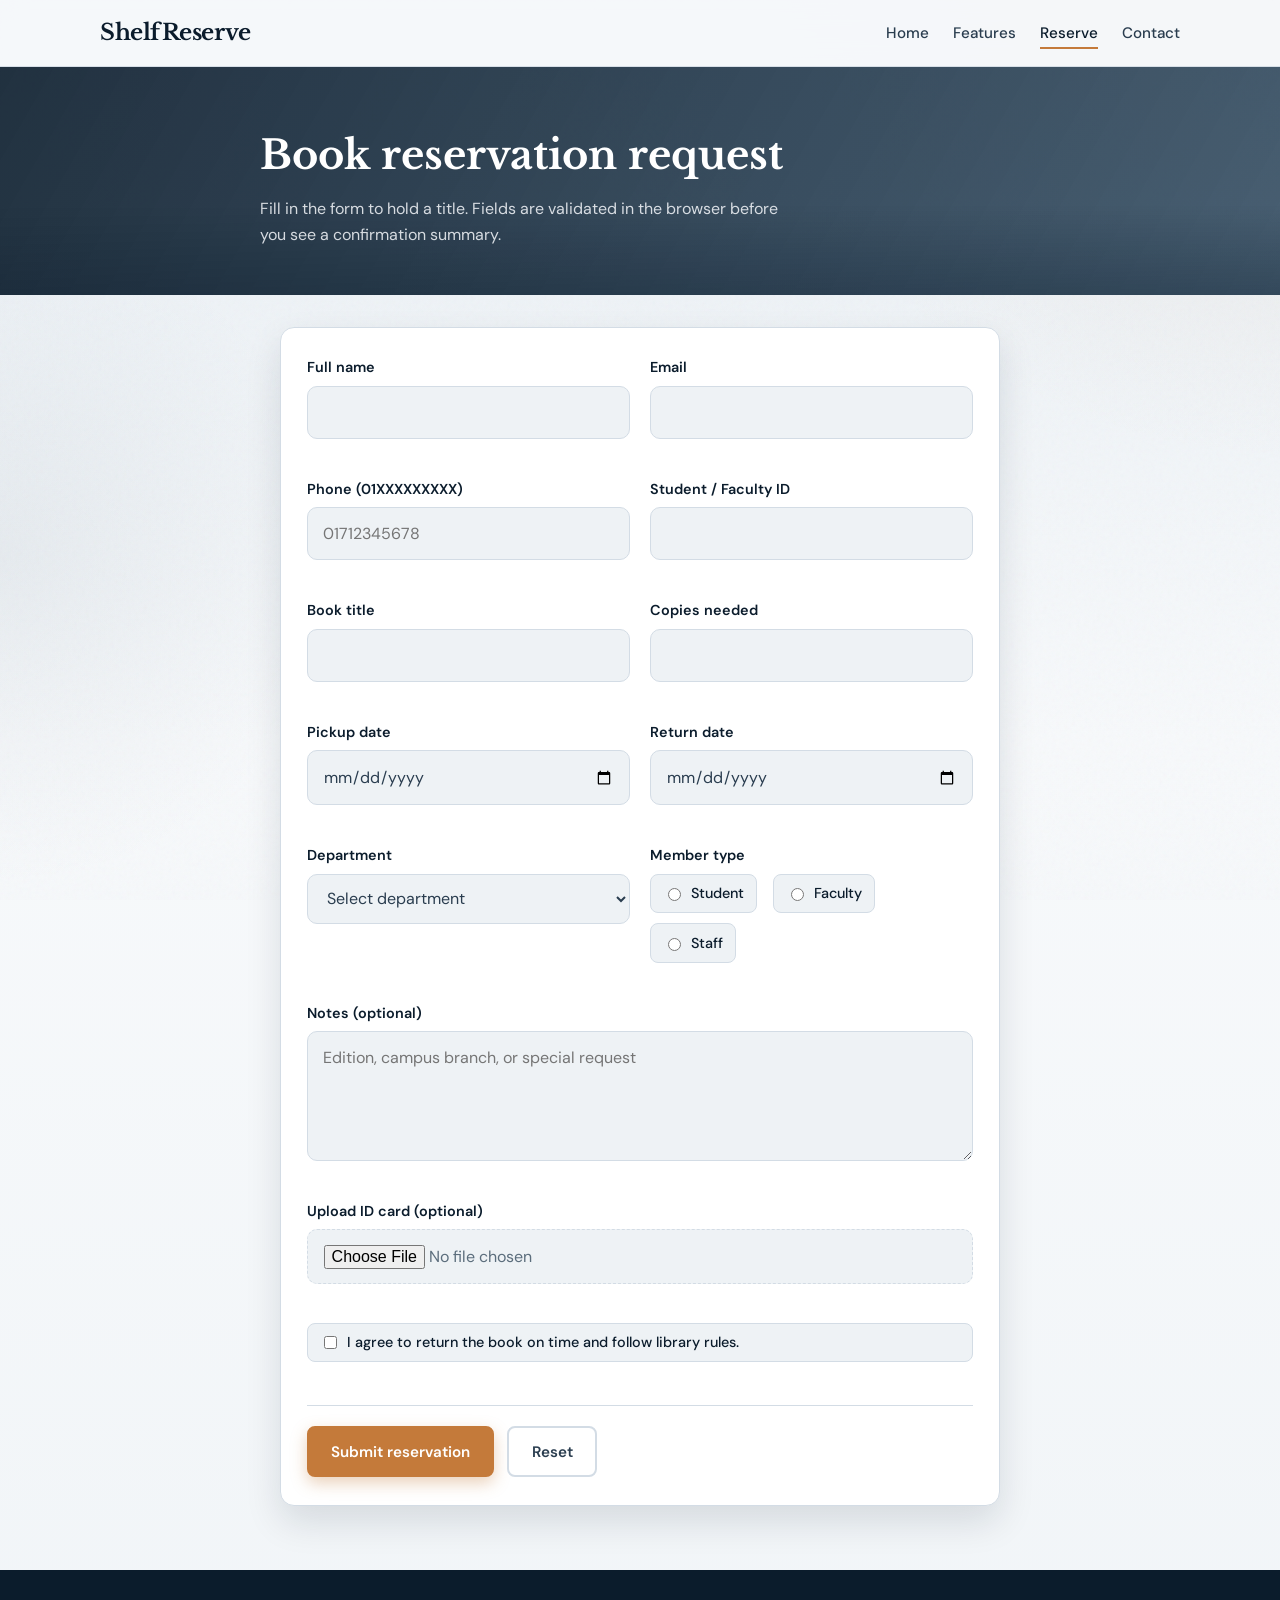
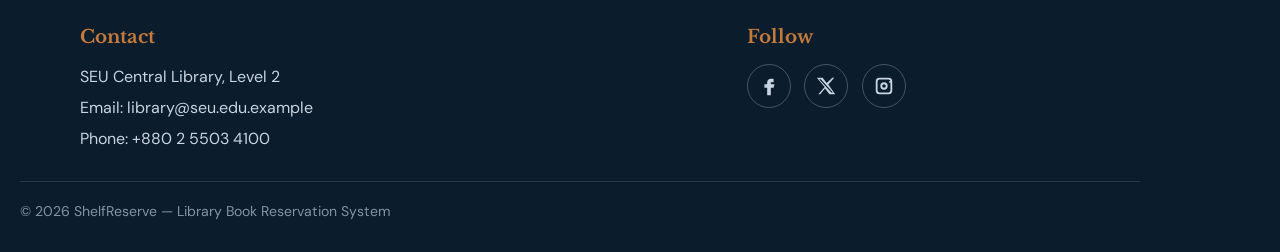
<file: reserve.html>
<!DOCTYPE html>
<html lang="en">
<head>
  <meta charset="UTF-8" />
  <meta name="viewport" content="width=device-width, initial-scale=1.0" />
  <title>Reserve a Book — ShelfReserve</title>
  <link rel="preconnect" href="https://fonts.googleapis.com" />
  <link rel="preconnect" href="https://fonts.gstatic.com" crossorigin />
  <link href="https://fonts.googleapis.com/css2?family=DM+Sans:ital,opsz,wght@0,9..40,400;0,9..40,500;0,9..40,600;0,9..40,700;1,9..40,400&family=Libre+Baskerville:wght@400;700&display=swap" rel="stylesheet" />
  <link rel="stylesheet" href="css/styles.css" />
</head>
<body>
  <header class="site-header">
    <nav class="navbar" aria-label="Primary">
      <a class="brand" href="index.html">ShelfReserve</a>
      <button class="nav-toggle" id="navToggle" type="button" aria-expanded="false" aria-controls="navMenu" aria-label="Toggle menu">
        <span></span>
        <span></span>
        <span></span>
      </button>
      <ul class="nav-menu" id="navMenu">
        <li><a href="index.html">Home</a></li>
        <li><a href="index.html#features">Features</a></li>
        <li><a href="reserve.html" class="active">Reserve</a></li>
        <li><a href="index.html#contact">Contact</a></li>
      </ul>
    </nav>
  </header>

  <section class="form-banner">
    <div class="form-banner-inner">
      <h1>Book reservation request</h1>
      <p class="form-intro">Fill in the form to hold a title. Fields are validated in the browser before you see a confirmation summary.</p>
    </div>
  </section>

  <main class="form-page">
    <form class="reservation-form" id="reservationForm" novalidate>
      <div class="form-grid">
        <div class="field" data-field="fullName">
          <label for="fullName">Full name</label>
          <input type="text" id="fullName" name="fullName" autocomplete="name" />
          <span class="error-text" id="fullNameError"></span>
        </div>

        <div class="field" data-field="email">
          <label for="email">Email</label>
          <input type="email" id="email" name="email" autocomplete="email" />
          <span class="error-text" id="emailError"></span>
        </div>

        <div class="field" data-field="phone">
          <label for="phone">Phone (01XXXXXXXXX)</label>
          <input type="tel" id="phone" name="phone" placeholder="01712345678" />
          <span class="error-text" id="phoneError"></span>
        </div>

        <div class="field" data-field="studentId">
          <label for="studentId">Student / Faculty ID</label>
          <input type="text" id="studentId" name="studentId" />
          <span class="error-text" id="studentIdError"></span>
        </div>

        <div class="field" data-field="bookTitle">
          <label for="bookTitle">Book title</label>
          <input type="text" id="bookTitle" name="bookTitle" />
          <span class="error-text" id="bookTitleError"></span>
        </div>

        <div class="field" data-field="copies">
          <label for="copies">Copies needed</label>
          <input type="number" id="copies" name="copies" min="1" max="5" />
          <span class="error-text" id="copiesError"></span>
        </div>

        <div class="field" data-field="pickupDate">
          <label for="pickupDate">Pickup date</label>
          <input type="date" id="pickupDate" name="pickupDate" />
          <span class="error-text" id="pickupDateError"></span>
        </div>

        <div class="field" data-field="returnDate">
          <label for="returnDate">Return date</label>
          <input type="date" id="returnDate" name="returnDate" />
          <span class="error-text" id="returnDateError"></span>
        </div>

        <div class="field" data-field="department">
          <label for="department">Department</label>
          <select id="department" name="department">
            <option value="">Select department</option>
            <option value="CSE">Computer Science &amp; Engineering</option>
            <option value="EEE">Electrical &amp; Electronic Engineering</option>
            <option value="BBA">Business Administration</option>
            <option value="ENG">English</option>
            <option value="LAW">Law</option>
          </select>
          <span class="error-text" id="departmentError"></span>
        </div>

        <div class="field" data-field="memberType">
          <label>Member type</label>
          <div class="radio-group">
            <label><input type="radio" name="memberType" value="Student" /> Student</label>
            <label><input type="radio" name="memberType" value="Faculty" /> Faculty</label>
            <label><input type="radio" name="memberType" value="Staff" /> Staff</label>
          </div>
          <span class="error-text" id="memberTypeError"></span>
        </div>

        <div class="field full" data-field="notes">
          <label for="notes">Notes (optional)</label>
          <textarea id="notes" name="notes" rows="4" placeholder="Edition, campus branch, or special request"></textarea>
          <span class="error-text" id="notesError"></span>
        </div>

        <div class="field full" data-field="idCard">
          <label for="idCard">Upload ID card (optional)</label>
          <input type="file" id="idCard" name="idCard" accept=".jpg,.jpeg,.png,.pdf" />
          <span class="error-text" id="idCardError"></span>
        </div>

        <div class="field full" data-field="terms">
          <div class="checkbox-group">
            <label>
              <input type="checkbox" id="terms" name="terms" />
              I agree to return the book on time and follow library rules.
            </label>
          </div>
          <span class="error-text" id="termsError"></span>
        </div>
      </div>

      <div class="form-actions">
        <button type="submit" class="btn btn-primary">Submit reservation</button>
        <button type="reset" class="btn btn-reset">Reset</button>
      </div>
    </form>

    <div class="success-box" id="successBox" role="status" aria-live="polite">
      <h2>Reservation submitted</h2>
      <p>Your request looks valid. Here is a summary of what you entered:</p>
      <ul id="summaryList"></ul>
    </div>
  </main>

  <footer class="site-footer" id="contact">
    <div class="footer-inner">
      <div>
        <h2>Contact</h2>
        <p>SEU Central Library, Level 2</p>
        <p>Email: <a href="mailto:library@seu.edu.example">library@seu.edu.example</a></p>
        <p>Phone: +880 2 5503 4100</p>
      </div>
      <div>
        <h2>Follow</h2>
        <ul class="social-links">
          <li>
            <a href="https://facebook.com" target="_blank" rel="noopener noreferrer" aria-label="Facebook">
              <svg viewBox="0 0 24 24" width="22" height="22" aria-hidden="true"><path fill="currentColor" d="M14 8h3V4h-3c-2.2 0-4 1.8-4 4v2H7v4h3v8h4v-8h3l1-4h-4V8c0-.6.4-1 1-1z"/></svg>
            </a>
          </li>
          <li>
            <a href="https://twitter.com" target="_blank" rel="noopener noreferrer" aria-label="X / Twitter">
              <svg viewBox="0 0 24 24" width="22" height="22" aria-hidden="true"><path fill="currentColor" d="M18.9 3H21l-6.5 7.4L22 21h-6.2l-4.9-6.4L5.7 21H3.6l7-8L2 3h6.3l4.4 5.8L18.9 3zm-1.1 16.2h1.7L6.3 4.7H4.5l13.3 14.5z"/></svg>
            </a>
          </li>
          <li>
            <a href="https://instagram.com" target="_blank" rel="noopener noreferrer" aria-label="Instagram">
              <svg viewBox="0 0 24 24" width="22" height="22" aria-hidden="true"><path fill="currentColor" d="M7 3h10a4 4 0 0 1 4 4v10a4 4 0 0 1-4 4H7a4 4 0 0 1-4-4V7a4 4 0 0 1 4-4zm0 2a2 2 0 0 0-2 2v10a2 2 0 0 0 2 2h10a2 2 0 0 0 2-2V7a2 2 0 0 0-2-2H7zm11.5 1.5a1 1 0 1 1 0 2 1 1 0 0 1 0-2zM12 8a4 4 0 1 1 0 8 4 4 0 0 1 0-8zm0 2a2 2 0 1 0 0 4 2 2 0 0 0 0-4z"/></svg>
            </a>
          </li>
        </ul>
      </div>
    </div>
    <p class="copyright">&copy; 2026 ShelfReserve — Library Book Reservation System</p>
  </footer>

  <script src="js/main.js"></script>
  <script src="js/form.js"></script>
</body>
</html>
</file>
<file: css/styles.css>
:root {
  --ink: #0b1c2c;
  --navy: #123049;
  --slate: #2a3d4f;
  --muted: #5b6d7c;
  --stone: #eef2f5;
  --paper: #f7f9fb;
  --line: #d3dce5;
  --copper: #c47a3a;
  --copper-deep: #a86228;
  --copper-soft: #f3e2d0;
  --mist: #dce6ef;
  --danger: #b42318;
  --ok: #1f6a4a;
  --ok-bg: #e8f5ef;
  --shadow: 0 16px 36px rgba(11, 28, 44, 0.12);
  --shadow-soft: 0 8px 20px rgba(11, 28, 44, 0.08);
  --font-display: "Libre Baskerville", Georgia, serif;
  --font-body: "DM Sans", sans-serif;
  --radius: 14px;
  --header-h: 4.5rem;
}

*,
*::before,
*::after {
  box-sizing: border-box;
}

html {
  scroll-behavior: smooth;
}

body {
  margin: 0;
  font-family: var(--font-body);
  color: var(--slate);
  background-color: var(--paper);
  background-image:
    radial-gradient(ellipse 80% 50% at 100% 0%, rgba(196, 122, 58, 0.08), transparent 50%),
    radial-gradient(ellipse 60% 40% at 0% 30%, rgba(18, 48, 73, 0.06), transparent 45%),
    linear-gradient(180deg, #e8eef3 0%, var(--paper) 40%, #f0f4f7 100%);
  line-height: 1.6;
  min-height: 100vh;
}

body::before {
  content: "";
  position: fixed;
  inset: 0;
  pointer-events: none;
  z-index: 0;
  opacity: 0.035;
  background-image: url("data:image/svg+xml,%3Csvg viewBox='0 0 256 256' xmlns='http://www.w3.org/2000/svg'%3E%3Cfilter id='n'%3E%3CfeTurbulence type='fractalNoise' baseFrequency='0.85' numOctaves='4' stitchTiles='stitch'/%3E%3C/filter%3E%3Crect width='100%25' height='100%25' filter='url(%23n)'/%3E%3C/svg%3E");
}

.site-header,
main,
.site-footer {
  position: relative;
  z-index: 1;
}

img {
  max-width: 100%;
  display: block;
}

a {
  color: var(--navy);
  text-decoration: none;
}

a:hover {
  color: var(--copper-deep);
}

/* ——— Header ——— */
.site-header {
  position: sticky;
  top: 0;
  z-index: 100;
  background: rgba(247, 249, 251, 0.9);
  backdrop-filter: blur(12px);
  border-bottom: 1px solid rgba(211, 220, 229, 0.9);
}

.navbar {
  max-width: 1120px;
  margin: 0 auto;
  padding: 0.95rem 1.25rem;
  display: flex;
  align-items: center;
  justify-content: space-between;
  gap: 1rem;
}

.brand {
  font-family: var(--font-display);
  font-size: 1.4rem;
  font-weight: 700;
  color: var(--ink);
  letter-spacing: -0.02em;
}

.nav-menu {
  list-style: none;
  margin: 0;
  padding: 0;
  display: flex;
  gap: 0.35rem 1.5rem;
  align-items: center;
}

.nav-menu a {
  position: relative;
  color: var(--slate);
  font-weight: 500;
  font-size: 0.95rem;
  padding: 0.25rem 0;
}

.nav-menu a::after {
  content: "";
  position: absolute;
  left: 0;
  bottom: -2px;
  width: 100%;
  height: 2px;
  background: var(--copper);
  transform: scaleX(0);
  transform-origin: left;
  transition: transform 0.25s ease;
}

.nav-menu a:hover,
.nav-menu a.active {
  color: var(--ink);
}

.nav-menu a.active::after,
.nav-menu a:hover::after {
  transform: scaleX(1);
}

.nav-toggle {
  display: none;
  width: 44px;
  height: 44px;
  border: 1px solid var(--line);
  border-radius: 10px;
  background: #fff;
  cursor: pointer;
  padding: 10px;
  flex-direction: column;
  justify-content: space-between;
}

.nav-toggle span {
  display: block;
  height: 2px;
  background: var(--ink);
  border-radius: 2px;
  transition: transform 0.25s ease, opacity 0.25s ease;
}

.nav-toggle[aria-expanded="true"] span:nth-child(1) {
  transform: translateY(9px) rotate(45deg);
}

.nav-toggle[aria-expanded="true"] span:nth-child(2) {
  opacity: 0;
}

.nav-toggle[aria-expanded="true"] span:nth-child(3) {
  transform: translateY(-9px) rotate(-45deg);
}

/* ——— Hero ——— */
.hero {
  position: relative;
  height: calc(100svh - var(--header-h));
  min-height: calc(100svh - var(--header-h));
  max-height: calc(100svh - var(--header-h));
  display: grid;
  align-items: center;
  overflow: hidden;
}

.hero-media {
  position: absolute;
  inset: 0;
  background:
    linear-gradient(105deg, rgba(11, 28, 44, 0.82) 0%, rgba(11, 28, 44, 0.45) 55%, rgba(11, 28, 44, 0.25) 100%),
    linear-gradient(180deg, rgba(11, 28, 44, 0.15) 0%, rgba(11, 28, 44, 0.75) 100%),
    url("https://images.unsplash.com/photo-1521587760476-6c12a4b040da?auto=format&fit=crop&w=1800&q=80")
      center/cover no-repeat;
  transform: scale(1.02);
  animation: heroZoom 14s ease-in-out infinite alternate;
}

.hero-content {
  position: relative;
  z-index: 1;
  max-width: 1120px;
  width: 100%;
  margin: 0 auto;
  padding: 1.5rem 1.25rem;
  color: #f4f7fa;
  animation: riseIn 0.9s ease both;
}

.brand-mark {
  font-family: var(--font-display);
  font-size: clamp(2.2rem, 6.5vw, 4.2rem);
  font-weight: 700;
  margin: 0 0 0.7rem;
  letter-spacing: -0.03em;
  line-height: 0.95;
  color: #fff;
}

.hero h1 {
  margin: 0 0 0.9rem;
  max-width: 16ch;
  font-family: var(--font-display);
  font-size: clamp(1.35rem, 3.2vw, 2.15rem);
  line-height: 1.2;
  font-weight: 400;
  color: rgba(244, 247, 250, 0.95);
}

.hero-lead {
  max-width: 36rem;
  margin: 0 0 1.5rem;
  color: rgba(244, 247, 250, 0.85);
  font-size: 1.05rem;
}

.hero-actions {
  display: flex;
  flex-wrap: wrap;
  gap: 0.85rem;
  animation: riseIn 1s ease 0.15s both;
}

/* ——— Buttons ——— */
.btn {
  display: inline-flex;
  align-items: center;
  justify-content: center;
  padding: 0.85rem 1.4rem;
  border-radius: 8px;
  border: 2px solid transparent;
  font-family: var(--font-body);
  font-weight: 600;
  font-size: 0.95rem;
  cursor: pointer;
  transition: transform 0.2s ease, background 0.2s ease, color 0.2s ease, border-color 0.2s ease, box-shadow 0.2s ease;
}

.btn:hover {
  transform: translateY(-2px);
}

.btn-primary {
  background: var(--copper);
  color: #fff;
  border-color: var(--copper);
  box-shadow: 0 6px 16px rgba(196, 122, 58, 0.35);
}

.btn-primary:hover {
  background: var(--copper-deep);
  border-color: var(--copper-deep);
  color: #fff;
}

.btn-secondary {
  background: transparent;
  color: #f4f7fa;
  border-color: rgba(244, 247, 250, 0.7);
}

.btn-secondary:hover {
  background: rgba(244, 247, 250, 0.1);
  color: #fff;
  border-color: #fff;
}

.btn-small {
  padding: 0.65rem 1.1rem;
  font-size: 0.88rem;
  border-radius: 8px;
}

/* ——— Features / cards ——— */
.features {
  padding: 4.75rem 1.25rem;
}

.section-inner {
  max-width: 1120px;
  margin: 0 auto;
}

.features h2,
.form-banner h1,
.site-footer h2 {
  font-family: var(--font-display);
  margin: 0 0 0.5rem;
  color: var(--ink);
}

.section-lead {
  margin: 0 0 2.25rem;
  color: var(--muted);
  max-width: 36rem;
  font-size: 1.02rem;
}

.card-grid {
  display: grid;
  grid-template-columns: repeat(3, 1fr);
  gap: 1.5rem;
}

.card {
  background: #fff;
  border: 1px solid var(--line);
  border-radius: var(--radius);
  overflow: hidden;
  box-shadow: var(--shadow-soft);
  display: flex;
  flex-direction: column;
  transition: transform 0.25s ease, box-shadow 0.25s ease;
  animation: riseIn 0.8s ease both;
}

.card:hover {
  transform: translateY(-6px);
  box-shadow: var(--shadow);
}

.card:nth-child(2) {
  animation-delay: 0.1s;
}

.card:nth-child(3) {
  animation-delay: 0.2s;
}

.card img {
  width: 100%;
  height: 200px;
  object-fit: cover;
}

.card h3,
.card p,
.card .btn {
  margin-left: 1.25rem;
  margin-right: 1.25rem;
}

.card h3 {
  margin-top: 1.2rem;
  margin-bottom: 0.4rem;
  font-family: var(--font-display);
  font-size: 1.28rem;
  color: var(--ink);
}

.card p {
  margin-top: 0;
  margin-bottom: 1.15rem;
  color: var(--muted);
  flex: 1;
  font-size: 0.95rem;
}

.card .btn {
  margin-bottom: 1.35rem;
  align-self: flex-start;
}

/* ——— Footer ——— */
.site-footer {
  background: var(--ink);
  color: #c8d4e0;
  padding: 3.25rem 1.25rem 1.5rem;
}

.footer-inner {
  max-width: 1120px;
  margin: 0 auto 1.5rem;
  display: grid;
  grid-template-columns: 1.4fr 1fr;
  gap: 2rem;
}

.site-footer h2 {
  color: var(--copper);
  font-size: 1.15rem;
  margin-bottom: 0.75rem;
}

.site-footer p {
  margin: 0.35rem 0;
}

.site-footer a {
  color: #c8d4e0;
}

.site-footer a:hover {
  color: var(--copper);
}

.social-links {
  list-style: none;
  margin: 0;
  padding: 0;
  display: flex;
  gap: 0.85rem;
}

.social-links a {
  width: 44px;
  height: 44px;
  border: 1px solid rgba(200, 212, 224, 0.3);
  border-radius: 50%;
  display: inline-flex;
  align-items: center;
  justify-content: center;
  transition: background 0.2s ease, border-color 0.2s ease, color 0.2s ease;
}

.social-links a:hover {
  background: var(--copper);
  border-color: var(--copper);
  color: #fff;
}

.copyright {
  max-width: 1120px;
  margin: 0 auto;
  padding-top: 1.1rem;
  border-top: 1px solid rgba(200, 212, 224, 0.15);
  font-size: 0.88rem;
  color: rgba(200, 212, 224, 0.65);
}

/* ——— Form page ——— */
.form-banner {
  position: relative;
  overflow: hidden;
  background:
    linear-gradient(120deg, rgba(11, 28, 44, 0.9) 0%, rgba(18, 48, 73, 0.75) 100%),
    url("https://images.unsplash.com/photo-1507842217343-583bb7270b66?auto=format&fit=crop&w=1600&q=80")
      center/cover no-repeat;
  color: #f4f7fa;
  padding: 3.5rem 1.25rem 3rem;
  animation: riseIn 0.7s ease both;
}

.form-banner::after {
  content: "";
  position: absolute;
  inset: 0;
  background: linear-gradient(180deg, transparent 60%, rgba(11, 28, 44, 0.35));
  pointer-events: none;
}

.form-banner-inner {
  position: relative;
  z-index: 1;
  max-width: 760px;
  margin: 0 auto;
}

.form-banner h1 {
  color: #fff;
  font-size: clamp(1.85rem, 4vw, 2.5rem);
  margin: 0 0 0.55rem;
}

.form-banner .form-intro {
  color: rgba(244, 247, 250, 0.85);
  margin: 0;
  max-width: 34rem;
}

.form-page {
  max-width: 760px;
  margin: 0 auto;
  padding: 2rem 1.25rem 4rem;
}

.reservation-form {
  background: #fff;
  border: 1px solid var(--line);
  border-radius: var(--radius);
  padding: 1.75rem 1.6rem;
  box-shadow: var(--shadow);
  animation: riseIn 0.75s ease 0.08s both;
}

.form-grid {
  display: grid;
  grid-template-columns: 1fr 1fr;
  gap: 1.15rem 1.25rem;
}

.field {
  display: flex;
  flex-direction: column;
  gap: 0.4rem;
}

.field.full {
  grid-column: 1 / -1;
}

.field label {
  font-weight: 600;
  font-size: 0.9rem;
  color: var(--ink);
}

.field input:not([type="radio"]):not([type="checkbox"]):not([type="file"]),
.field select,
.field textarea {
  width: 100%;
  border: 1.5px solid var(--line);
  border-radius: 10px;
  padding: 0.8rem 0.95rem;
  font: inherit;
  color: var(--slate);
  background: var(--stone);
  transition: border-color 0.2s ease, background 0.2s ease, box-shadow 0.2s ease;
}

.field input:not([type="radio"]):not([type="checkbox"]):not([type="file"]):focus,
.field select:focus,
.field textarea:focus {
  outline: none;
  border-color: var(--navy);
  background: #fff;
  box-shadow: 0 0 0 3px rgba(18, 48, 73, 0.12);
}

.field.error input:not([type="radio"]):not([type="checkbox"]):not([type="file"]),
.field.error select,
.field.error textarea {
  border-color: var(--danger);
  background: #fff8f7;
}

.field.error input:focus,
.field.error select:focus,
.field.error textarea:focus {
  box-shadow: 0 0 0 3px rgba(180, 35, 24, 0.12);
}

.error-text {
  min-height: 1.1em;
  color: var(--danger);
  font-size: 0.8rem;
}

.radio-group,
.checkbox-group {
  display: flex;
  flex-wrap: wrap;
  gap: 0.65rem 1rem;
}

.radio-group label,
.checkbox-group label {
  font-weight: 500;
  display: inline-flex;
  align-items: center;
  gap: 0.45rem;
  padding: 0.45rem 0.75rem;
  border: 1px solid var(--line);
  border-radius: 8px;
  background: var(--stone);
  cursor: pointer;
  transition: border-color 0.2s ease, background 0.2s ease;
}

.radio-group label:hover,
.checkbox-group label:hover {
  border-color: var(--navy);
  background: #fff;
}

.checkbox-group label {
  width: 100%;
}

.field input[type="file"] {
  width: 100%;
  padding: 0.85rem 1rem;
  border: 1.5px dashed var(--line);
  border-radius: 10px;
  background: var(--stone);
  font: inherit;
  color: var(--muted);
  cursor: pointer;
}

.field input[type="file"]:hover {
  border-color: var(--navy);
  background: #fff;
}

.form-actions {
  display: flex;
  flex-wrap: wrap;
  gap: 0.8rem;
  margin-top: 1.4rem;
  padding-top: 1.25rem;
  border-top: 1px solid var(--line);
}

.btn-reset {
  background: #fff;
  color: var(--slate);
  border-color: var(--line);
  box-shadow: none;
}

.btn-reset:hover {
  border-color: var(--navy);
  color: var(--ink);
  background: var(--stone);
}

.success-box {
  display: none;
  margin-top: 1.5rem;
  padding: 1.3rem 1.4rem;
  border-radius: var(--radius);
  background: var(--ok-bg);
  border: 1px solid #b5d9c8;
  color: var(--ok);
  animation: riseIn 0.45s ease both;
}

.success-box.show {
  display: block;
}

.success-box h2 {
  margin: 0 0 0.6rem;
  color: var(--ok);
  font-family: var(--font-display);
  font-size: 1.25rem;
}

.success-box ul {
  margin: 0.5rem 0 0;
  padding-left: 1.15rem;
  color: var(--slate);
}

@keyframes riseIn {
  from {
    opacity: 0;
    transform: translateY(18px);
  }
  to {
    opacity: 1;
    transform: translateY(0);
  }
}

@keyframes heroZoom {
  from {
    transform: scale(1.02);
  }
  to {
    transform: scale(1.07);
  }
}

@media (max-width: 900px) {
  .card-grid {
    grid-template-columns: 1fr;
  }

  .footer-inner {
    grid-template-columns: 1fr;
  }
}

@media (max-width: 768px) {
  .nav-toggle {
    display: inline-flex;
  }

  .nav-menu {
    position: absolute;
    top: 100%;
    left: 0;
    right: 0;
    background: var(--paper);
    border-bottom: 1px solid var(--line);
    flex-direction: column;
    align-items: stretch;
    gap: 0;
    padding: 0.5rem 0;
    display: none;
  }

  .nav-menu.open {
    display: flex;
  }

  .nav-menu a {
    display: block;
    padding: 0.85rem 1.25rem;
  }

  .nav-menu a::after {
    display: none;
  }

  .nav-menu a.active {
    color: var(--copper-deep);
    background: var(--copper-soft);
  }

  .form-grid {
    grid-template-columns: 1fr;
  }

  .hero-content {
    padding: 1.25rem;
  }

  .reservation-form {
    padding: 1.35rem 1.15rem;
  }
}

@supports not (height: 100svh) {
  .hero {
    height: calc(100vh - var(--header-h));
    min-height: calc(100vh - var(--header-h));
    max-height: calc(100vh - var(--header-h));
  }
}
</file>
